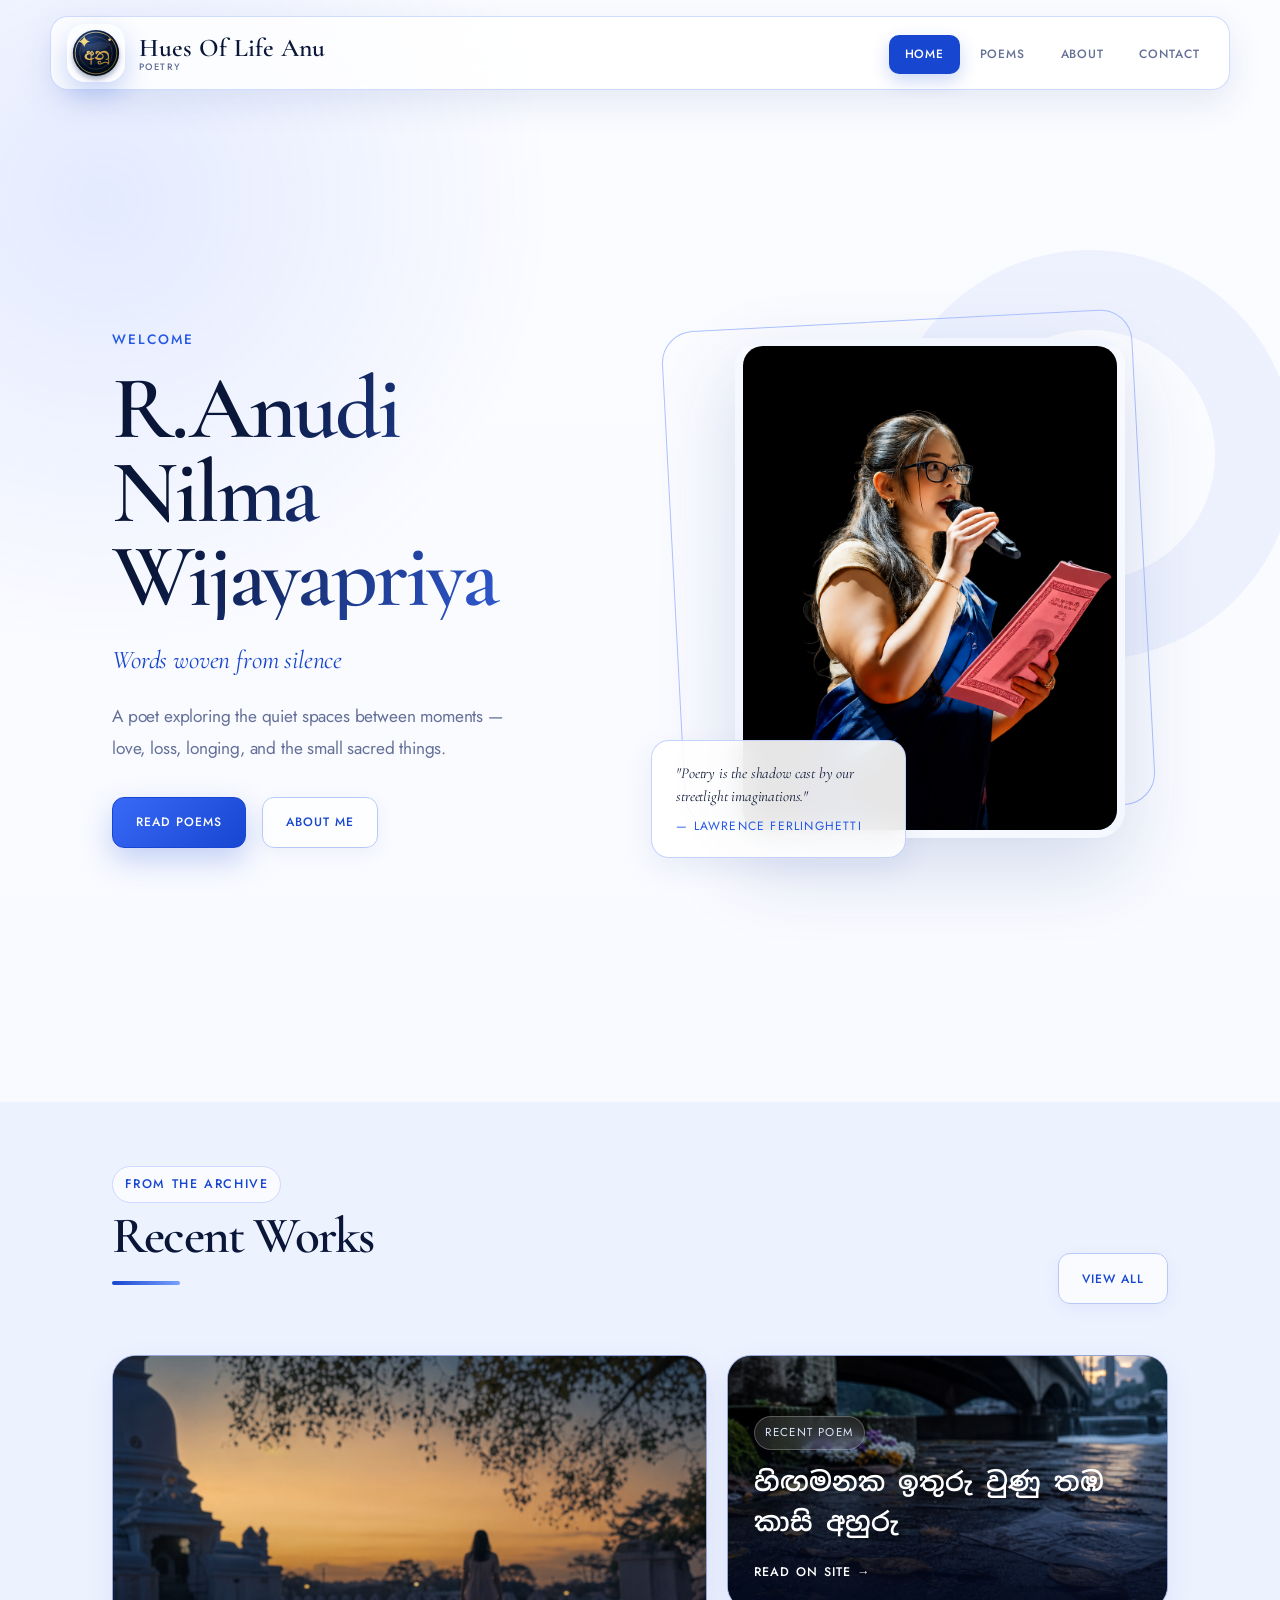
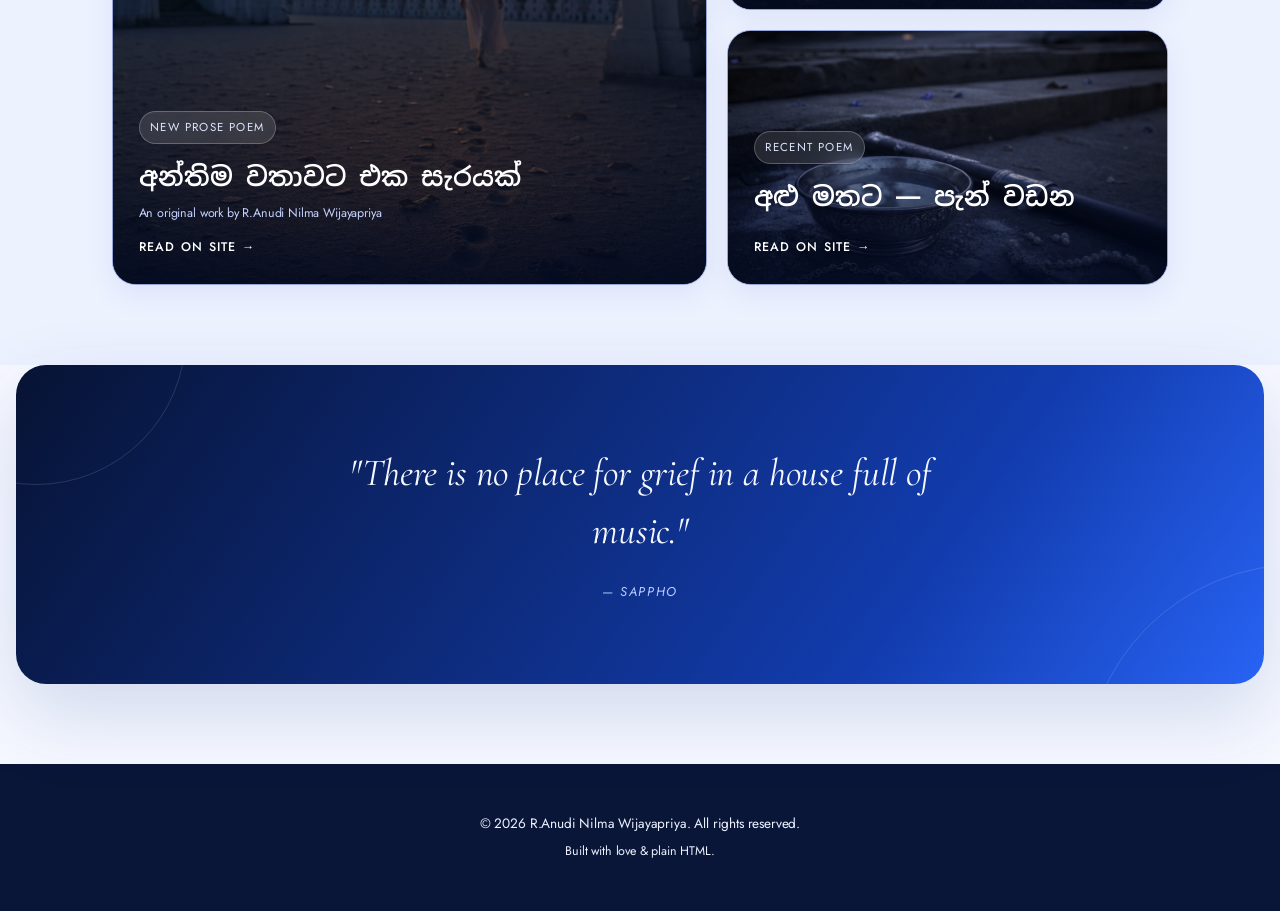
<file: index.html>
<!DOCTYPE html>
<html lang="en">
<head>
  <meta charset="UTF-8" />
  <meta name="viewport" content="width=device-width, initial-scale=1.0" />
  <title>R.Anudi Nilma Wijayapriya — Poetry & Words</title>
  <link rel="preconnect" href="https://fonts.googleapis.com" />
  <link href="https://fonts.googleapis.com/css2?family=Cormorant+Garamond:ital,wght@0,400;0,600;1,400&family=Jost:wght@300;400;500&family=Noto+Sans+Sinhala:wght@400;500;600;700&display=swap" rel="stylesheet" />
  <link rel="stylesheet" href="css/style.css" />
  
  <style>
    /* ── Hero ── */
    .hero {
      min-height: calc(92vh - var(--nav-h));
      display: grid;
      grid-template-columns: 1fr 1fr;
      align-items: center;
      gap: 4rem;
      padding: 4rem 0;
    }

    .hero-text .greeting {
      font-size: 0.85rem;
      letter-spacing: 0.15em;
      text-transform: uppercase;
      color: var(--accent);
    }

    .hero-text h1 {
      margin: 0.4rem 0 0.2rem;
    }

    .hero-text .tagline {
      font-family: var(--font-serif);
      font-style: italic;
      font-size: 1.2rem;
      color: var(--brown-light);
      margin-bottom: 1.5rem;
    }

    .hero-text p {
      font-size: 1rem;
      max-width: 420px;
      margin-bottom: 2rem;
    }

    .hero-ctas { display: flex; gap: 1rem; flex-wrap: wrap; }

    .hero-image-wrap {
      position: relative;
      display: flex;
      justify-content: center;
    }

    .hero-photo {
      width: 340px;
      height: 440px;
      object-fit: cover;
      border: 1px solid var(--border);
    }

    .hero-quote-card {
      position: absolute;
      bottom: -1.5rem;
      left: -1.5rem;
      background: var(--white);
      border: 1px solid var(--border);
      padding: 1rem 1.2rem;
      max-width: 220px;
    }

    .hero-quote-card p {
      font-family: var(--font-serif);
      font-style: italic;
      font-size: 0.95rem;
      color: var(--ink);
      line-height: 1.5;
    }

    .hero-quote-card span {
      display: block;
      font-size: 0.75rem;
      letter-spacing: 0.1em;
      text-transform: uppercase;
      color: var(--accent);
      margin-top: 0.5rem;
    }

    /* ── Featured Poems ── */
    .featured-header {
      display: flex;
      justify-content: space-between;
      align-items: flex-end;
      margin-bottom: 2.5rem;
    }

    .poems-grid {
      display: grid;
      grid-template-columns: 1.35fr 1fr;
      grid-template-rows: repeat(2, 255px);
      gap: 1.25rem;
      background: transparent;
      border: 0;
    }

    .poem-card {
      position: relative;
      min-height: 0;
      padding: 0 !important;
      border: 1px solid rgba(185, 202, 255, .8);
      border-radius: 24px;
      background: var(--navy) !important;
      box-shadow: var(--shadow-sm);
      cursor: pointer;
      overflow: hidden;
      isolation: isolate;
      transition: transform .3s ease, box-shadow .3s ease;
    }
    .poem-card:first-child { grid-row: 1 / 3; }
    .poem-card:hover { background: var(--navy) !important; transform: translateY(-6px); box-shadow: var(--shadow-lg); }
    .poem-card::after { content:""; position:absolute; inset:25% 0 0; z-index:1; background:linear-gradient(transparent,rgba(3,10,31,.94)); }
    .poem-card img { position:absolute; inset:0; width:100%; height:100%; object-fit:cover; transition:transform .55s ease, filter .35s ease; }
    .poem-card:hover img { transform:scale(1.04); filter:brightness(.9); }
    .poem-card-content { position:absolute; left:0; right:0; bottom:0; z-index:2; padding:1.6rem; }

    .poem-card .tag {
      display: inline-flex;
      width: max-content;
      padding: .38rem .65rem;
      border: 1px solid rgba(255,255,255,.24);
      border-radius: 999px;
      background: rgba(255,255,255,.12);
      backdrop-filter: blur(8px);
      font-size: 0.72rem;
      letter-spacing: 0.12em;
      text-transform: uppercase;
      color: #dce6ff;
      margin-bottom: 0.8rem;
    }

    .poem-card h3 {
      max-width: 540px;
      margin-bottom: .45rem;
      color: white;
      font-family: 'Noto Sans Sinhala', sans-serif;
      font-size: clamp(1.25rem, 2.3vw, 2rem);
      line-height: 1.5;
      letter-spacing: 0;
    }

    .poem-card .excerpt {
      font-family: var(--font-sans);
      font-style: normal;
      font-size: .78rem;
      color: #c5d3ff;
      line-height: 1.6;
    }

    .poem-card .read-link {
      display: inline-block;
      position: static;
      bottom: auto;
      margin-top: .8rem;
      font-size: 0.78rem;
      letter-spacing: 0.1em;
      text-transform: uppercase;
      color: white;
      border-bottom: 1px solid transparent;
      transition: border-color 0.2s;
    }
    .poem-card:hover .read-link { border-color: #9db6ff; }

    /* ── Quote Banner ── */
    .quote-banner {
      background: var(--brown-dark);
      padding: 5rem 2rem;
      text-align: center;
    }

    .quote-banner blockquote {
      font-family: var(--font-serif);
      font-style: italic;
      font-size: clamp(1.4rem, 3vw, 2rem);
      color: var(--cream);
      max-width: 640px;
      margin: 0 auto 1rem;
      line-height: 1.5;
    }

    .quote-banner cite {
      font-size: 0.8rem;
      letter-spacing: 0.12em;
      text-transform: uppercase;
      color: var(--brown-light);
    }

    /* ── Responsive ── */
    @media (max-width: 700px) {
      .hero {
        grid-template-columns: 1fr;
        min-height: auto;
        gap: 3rem;
      }
      .hero-image-wrap { order: -1; }
      .hero-photo { width: 100%; height: 320px; }
      .hero-quote-card { display: none; }
      .featured-header { flex-direction: column; align-items: flex-start; gap: 1rem; }
      .poems-grid { grid-template-columns: 1fr; grid-template-rows: none; }
      .poem-card, .poem-card:first-child { grid-row: auto; min-height: 390px; }
    }

  </style>
  
</head>
<body>

  <!-- NAV -->
  <nav>
    <a href="index.html" class="nav-logo" aria-label="Anuu home">
      <img src="images/logo-anu.svg" alt="" class="nav-logo-image" />
      <span class="nav-logo-text">
        <span class="nav-logo-name">Hues Of Life Anu</span>
        <span class="nav-logo-subtitle">Poetry</span>
      </span>
    </a>
    <ul class="nav-links" id="navLinks">
      <li><a href="index.html" class="active">Home</a></li>
      <li><a href="poems.html">Poems</a></li>
      <li><a href="about.html">About</a></li>
      <li><a href="contact.html">Contact</a></li>
    </ul>
    <button class="nav-toggle" id="navToggle" aria-label="Toggle menu">
      <span></span><span></span><span></span>
    </button>
  </nav>

  <!-- HERO -->
  <section class="section">
    <div class="container">
      <div class="hero">
        <div class="hero-text">
          <p class="greeting">Welcome</p>
          <h1>R.Anudi Nilma Wijayapriya</h1>
          <p class="tagline">Words woven from silence</p>
          <p>A poet exploring the quiet spaces between moments — love, loss, longing, and the small sacred things.</p>
          <div class="hero-ctas">
            <a href="poems.html" class="btn btn-solid">Read Poems</a>
            <a href="about.html" class="btn">About Me</a>
          </div>
        </div>

        <div class="hero-image-wrap">
          <!-- Replace src with actual photo -->
          <img src="images/poet-photo.png" alt="Portrait of R.Anudi Nilma Wijayapriya" class="hero-photo"
               onerror="this.style.background='#D4C4A8'; this.removeAttribute('src')" />
          <div class="hero-quote-card">
            <p>"Poetry is the shadow cast by our streetlight imaginations."</p>
            <span>— Lawrence Ferlinghetti</span>
          </div>
        </div>
      </div>
    </div>
  </section>

  <!-- RECENT WORKS -->
  <section class="section" style="background: var(--cream-dark); padding-top: 4rem; padding-bottom: 5rem;">
    <div class="container">
      <div class="featured-header">
        <div>
          <p class="section-label">From the archive</p>
          <h2>Recent Works</h2>
          <div class="divider"></div>
        </div>
        <a href="poems.html" class="btn">View All</a>
      </div>

      <div class="poems-grid">
        <a href="poems.html#anthima-wathawata" class="poem-card">
          <img src="images/poems/anthima-wathawata-art.png" alt="අන්තිම වතාවට එක සැරයක් නිර්මාණය සඳහා නිර්මාණය කළ බෝ මළුවක දෘශ්‍යය" loading="lazy" />
          <div class="poem-card-content">
            <p class="tag">New prose poem</p>
            <h3 lang="si">අන්තිම වතාවට එක සැරයක්</h3>
            <p class="excerpt">An original work by R.Anudi Nilma Wijayapriya</p>
            <span class="read-link">Read on site →</span>
          </div>
        </a>
        <a href="poems.html#higamanaka-kasi" class="poem-card">
          <img src="images/poems/higamanaka-kasi-art.png" alt="හිඟමනක ඉතුරු වුණු තඹ කාසි අහුරු කවිය සඳහා නිර්මාණය කළ දෘශ්‍යය" loading="lazy" />
          <div class="poem-card-content">
            <p class="tag">Recent poem</p>
            <h3 lang="si">හිඟමනක ඉතුරු වුණු තඹ කාසි අහුරු</h3>
            <span class="read-link">Read on site →</span>
          </div>
        </a>
        <a href="poems.html#alu-mathata" class="poem-card">
          <img src="images/poems/alu-mathata-art.png" alt="අළු මතට පැන් වඩන කවිය සඳහා නිර්මාණය කළ දෘශ්‍යය" loading="lazy" />
          <div class="poem-card-content">
            <p class="tag">Recent poem</p>
            <h3 lang="si">අළු මතට — පැන් වඩන</h3>
            <span class="read-link">Read on site →</span>
          </div>
        </a>
      </div>
    </div>
  </section>

  <!-- QUOTE BANNER -->
  <div class="quote-banner">
    <blockquote>"There is no place for grief in a house full of music."</blockquote>
    <cite>— Sappho</cite>
  </div>

  <!-- FOOTER -->
  <footer>
    <p>© 2026 R.Anudi Nilma Wijayapriya. All rights reserved.</p>
    <p style="margin-top:0.4rem; font-size:0.78rem;">Built with love & plain HTML.</p>
  </footer>

  <script>
    const toggle = document.getElementById('navToggle');
    const links  = document.getElementById('navLinks');
    toggle.addEventListener('click', () => links.classList.toggle('open'));
  </script>
</body>
</html>
</file>
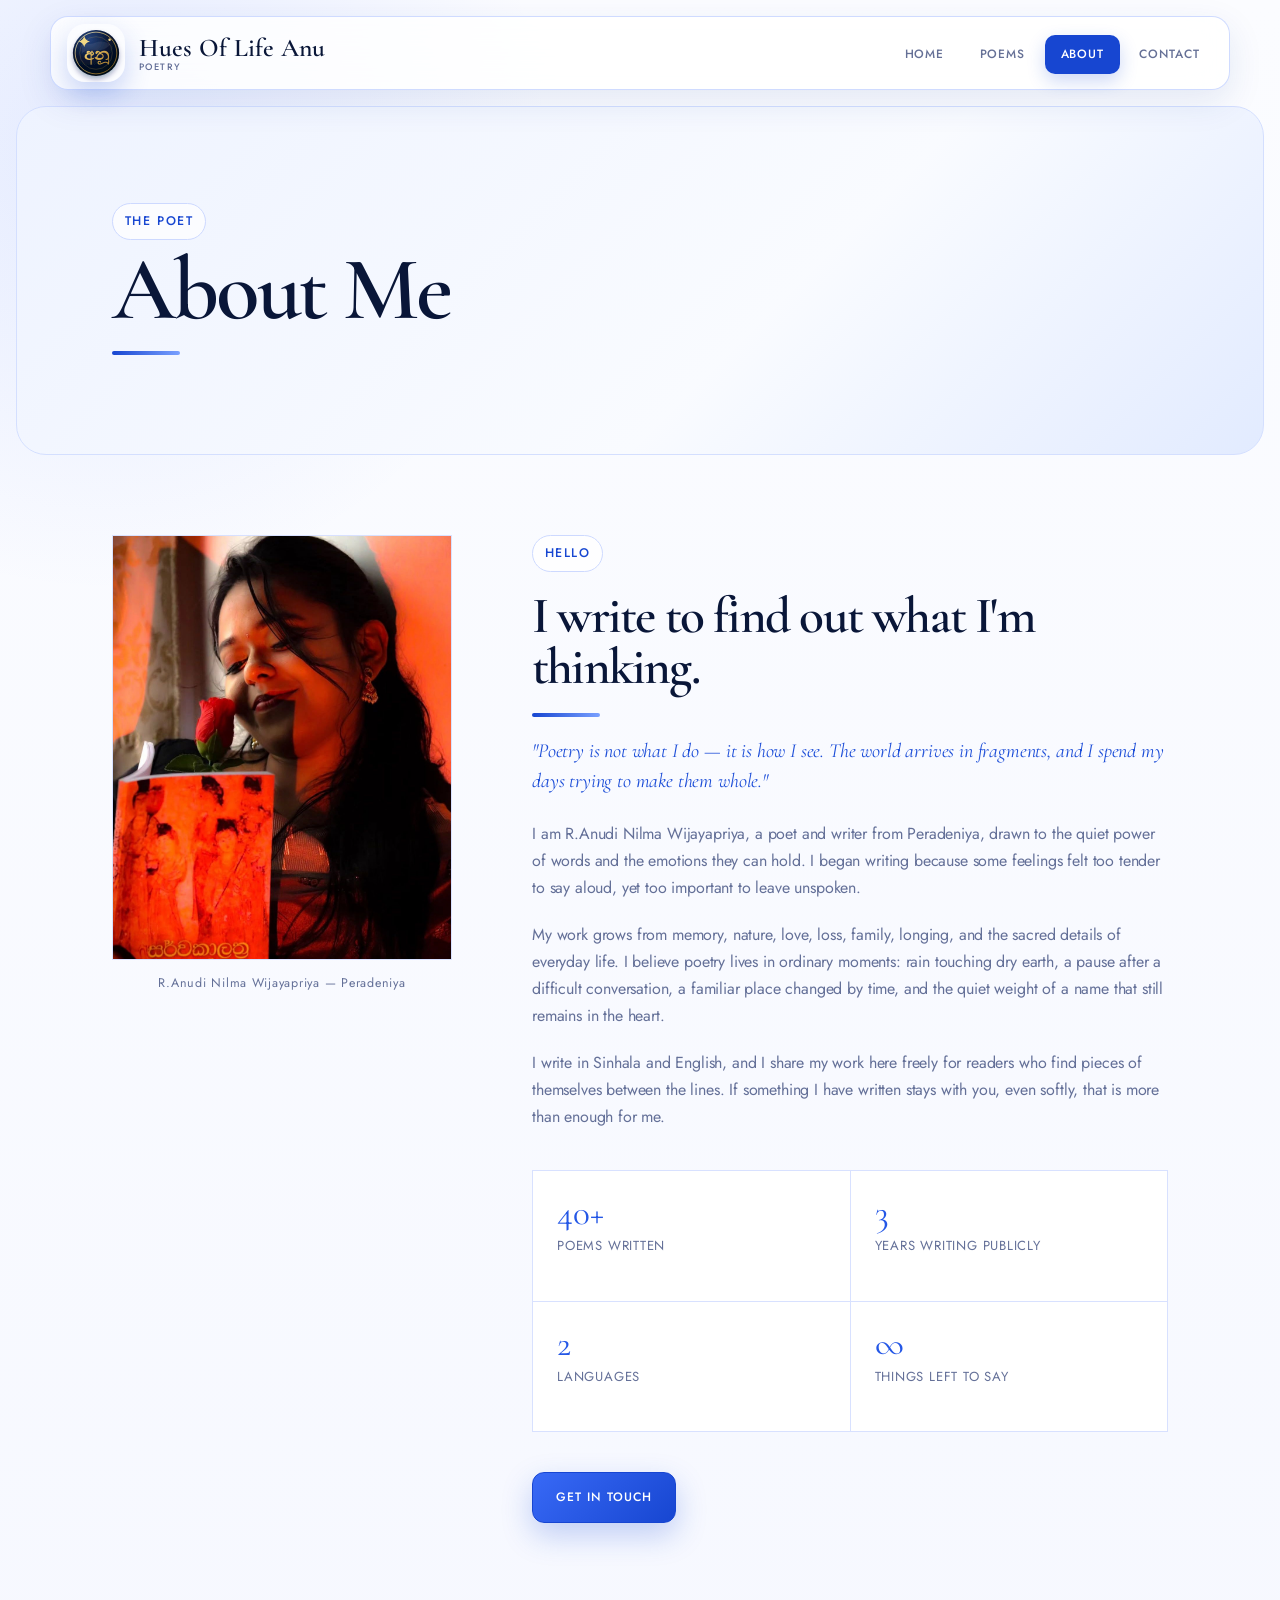
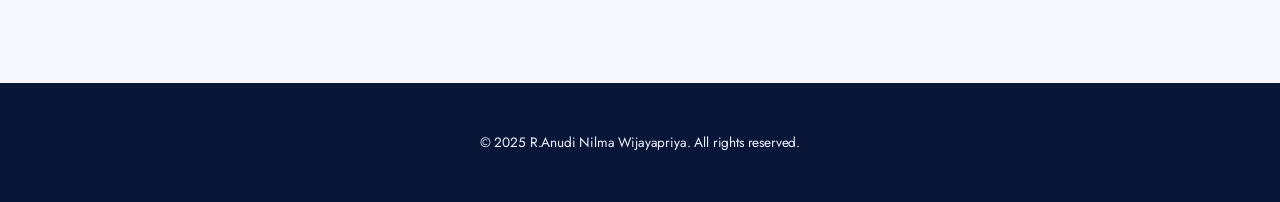
<file: about.html>
<!DOCTYPE html>
<html lang="en">
<head>
  <meta charset="UTF-8" />
  <meta name="viewport" content="width=device-width, initial-scale=1.0" />
  <title>About — R.Anudi Nilma Wijayapriya</title>
  <link rel="preconnect" href="https://fonts.googleapis.com" />
  <link href="https://fonts.googleapis.com/css2?family=Cormorant+Garamond:ital,wght@0,400;0,600;1,400&family=Jost:wght@300;400;500&family=Noto+Sans+Sinhala:wght@400;500;600;700&display=swap" rel="stylesheet" />
  <link rel="stylesheet" href="css/style.css" />
  <style>
    .page-hero {
      padding: 5rem 0 3.5rem;
      background: var(--cream-dark);
      border-bottom: 1px solid var(--border);
    }

    .about-grid {
      display: grid;
      grid-template-columns: 340px 1fr;
      gap: 5rem;
      align-items: start;
      padding: 5rem 0;
    }

    .about-photo-wrap { position: sticky; top: calc(var(--nav-h) + 2rem); }

    .about-photo {
      width: 100%;
      aspect-ratio: 4/5;
      object-fit: cover;
      border: 1px solid var(--border);
    }

    .about-photo-placeholder {
      width: 100%;
      aspect-ratio: 4/5;
      background: var(--cream-dark);
      border: 1px solid var(--border);
      display: flex;
      align-items: center;
      justify-content: center;
      color: var(--muted);
      font-size: 0.85rem;
      letter-spacing: 0.05em;
    }

    .about-caption {
      font-size: 0.78rem;
      letter-spacing: 0.06em;
      color: var(--muted);
      margin-top: 0.8rem;
      text-align: center;
    }

    .about-body h2 { margin-bottom: 0.5rem; }
    .about-body p  { margin-bottom: 1.2rem; }

    .about-body p.big {
      font-family: var(--font-serif);
      font-style: italic;
      font-size: 1.25rem;
      color: var(--brown);
      line-height: 1.5;
      margin-bottom: 1.5rem;
    }

    .highlights {
      display: grid;
      grid-template-columns: 1fr 1fr;
      gap: 1px;
      background: var(--border);
      border: 1px solid var(--border);
      margin: 2.5rem 0;
    }

    .highlight-item {
      background: var(--white);
      padding: 1.5rem;
    }

    .highlight-item .num {
      font-family: var(--font-serif);
      font-size: 2.2rem;
      color: var(--accent);
      line-height: 1;
    }

    .highlight-item p {
      font-size: 0.82rem;
      letter-spacing: 0.06em;
      text-transform: uppercase;
      color: var(--muted);
      margin-top: 0.3rem;
    }

    @media (max-width: 760px) {
      .about-grid {
        grid-template-columns: 1fr;
        gap: 2.5rem;
        padding: 3rem 0;
      }
      .about-photo-wrap { position: static; }
      .about-photo { max-width: 260px; }
      .highlights { grid-template-columns: 1fr 1fr; }
    }
  </style>
</head>
<body>

  <nav>
    <a href="index.html" class="nav-logo" aria-label="Anuu home">
      <img src="images/logo-anu.svg" alt="" class="nav-logo-image" />
      <span class="nav-logo-text">
        <span class="nav-logo-name">Hues Of Life Anu</span>
        <span class="nav-logo-subtitle">Poetry</span>
      </span>
    </a>
    <ul class="nav-links" id="navLinks">
      <li><a href="index.html">Home</a></li>
      <li><a href="poems.html">Poems</a></li>
      <li><a href="about.html" class="active">About</a></li>
      <li><a href="contact.html">Contact</a></li>
    </ul>
    <button class="nav-toggle" id="navToggle" aria-label="Toggle menu">
      <span></span><span></span><span></span>
    </button>
  </nav>

  <div class="page-hero">
    <div class="container">
      <p class="section-label">The Poet</p>
      <h1>About Me</h1>
      <div class="divider"></div>
    </div>
  </div>

  <section>
    <div class="container">
      <div class="about-grid">

        <!-- Photo column -->
        <div class="about-photo-wrap">
          <img src="images/info-image.jpeg" alt="R.Anudi Nilma Wijayapriya in Peradeniya" class="about-photo"
               onerror="this.outerHTML='<div class=\'about-photo-placeholder\'>Photo</div>'" />
          <p class="about-caption">R.Anudi Nilma Wijayapriya — Peradeniya</p>
        </div>

        <!-- Text column -->
        <div class="about-body">
          <p class="section-label">Hello</p>
          <h2>I write to find out what I'm thinking.</h2>
          <div class="divider"></div>

          <p class="big">
            "Poetry is not what I do — it is how I see. The world arrives in fragments, and I spend my days trying to make them whole."
          </p>

          <p>
            I am R.Anudi Nilma Wijayapriya, a poet and writer from Peradeniya, drawn to the quiet power of words and the emotions they can hold. I began writing because some feelings felt too tender to say aloud, yet too important to leave unspoken.
          </p>

          <p>
            My work grows from memory, nature, love, loss, family, longing, and the sacred details of everyday life. I believe poetry lives in ordinary moments: rain touching dry earth, a pause after a difficult conversation, a familiar place changed by time, and the quiet weight of a name that still remains in the heart.
          </p>

          <p>
            I write in Sinhala and English, and I share my work here freely for readers who find pieces of themselves between the lines. If something I have written stays with you, even softly, that is more than enough for me.
          </p>

          <div class="highlights">
            <div class="highlight-item">
              <div class="num">40+</div>
              <p>Poems written</p>
            </div>
            <div class="highlight-item">
              <div class="num">3</div>
              <p>Years writing publicly</p>
            </div>
            <div class="highlight-item">
              <div class="num">2</div>
              <p>Languages</p>
            </div>
            <div class="highlight-item">
              <div class="num">∞</div>
              <p>Things left to say</p>
            </div>
          </div>

          <a href="contact.html" class="btn btn-solid">Get in Touch</a>
        </div>
      </div>
    </div>
  </section>

  <footer>
    <p>© 2025 R.Anudi Nilma Wijayapriya. All rights reserved.</p>
  </footer>

  <script>
    const toggle = document.getElementById('navToggle');
    const links  = document.getElementById('navLinks');
    toggle.addEventListener('click', () => links.classList.toggle('open'));
  </script>
</body>
</html>
</file>
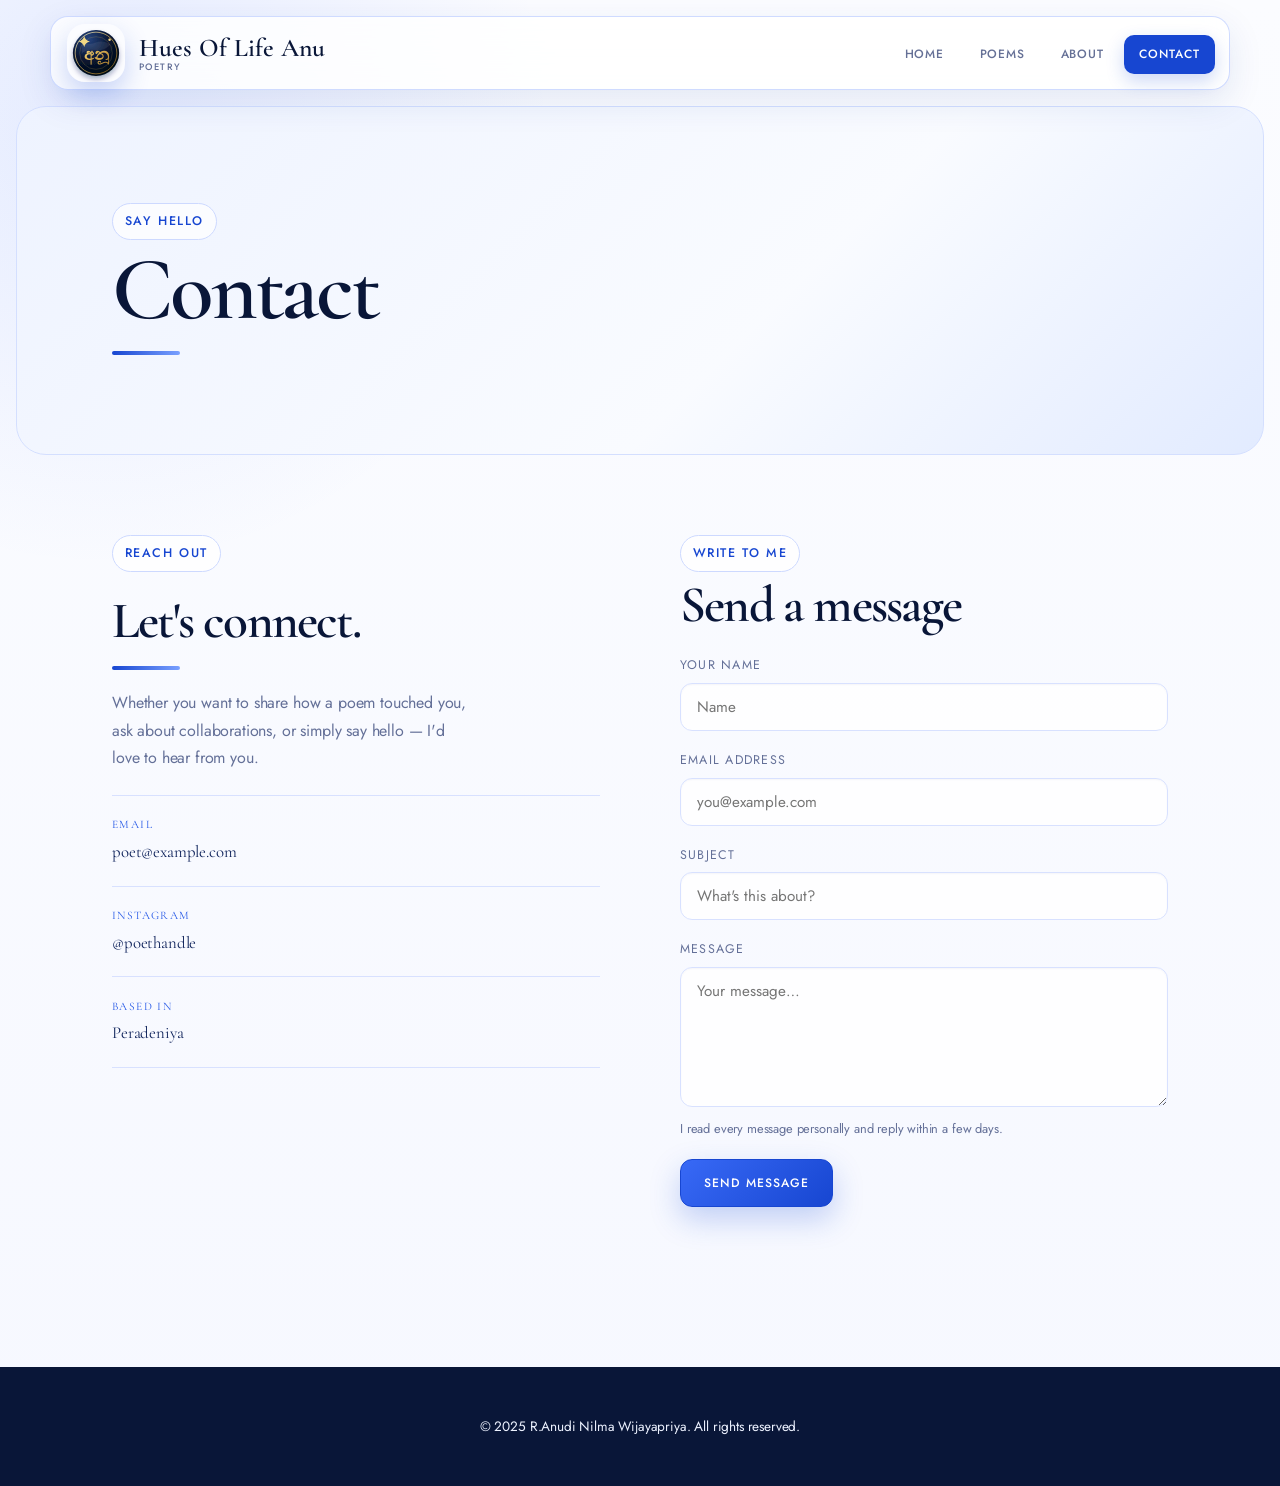
<file: contact.html>
<!DOCTYPE html>
<html lang="en">
<head>
  <meta charset="UTF-8" />
  <meta name="viewport" content="width=device-width, initial-scale=1.0" />
  <title>Contact — R.Anudi Nilma Wijayapriya</title>
  <link rel="preconnect" href="https://fonts.googleapis.com" />
  <link href="https://fonts.googleapis.com/css2?family=Cormorant+Garamond:ital,wght@0,400;0,600;1,400&family=Jost:wght@300;400;500&family=Noto+Sans+Sinhala:wght@400;500;600;700&display=swap" rel="stylesheet" />
  <link rel="stylesheet" href="css/style.css" />
  <style>
    .page-hero {
      padding: 5rem 0 3.5rem;
      background: var(--cream-dark);
      border-bottom: 1px solid var(--border);
    }

    .contact-grid {
      display: grid;
      grid-template-columns: 1fr 1fr;
      gap: 5rem;
      padding: 5rem 0;
      align-items: start;
    }

    .contact-info h2 { margin-bottom: 0.5rem; }
    .contact-info p  { margin-bottom: 1.5rem; max-width: 360px; }

    .contact-item {
      display: flex;
      flex-direction: column;
      gap: 0.2rem;
      padding: 1.2rem 0;
      border-top: 1px solid var(--border);
    }
    .contact-item:last-child { border-bottom: 1px solid var(--border); }

    .contact-item .label {
      font-size: 0.72rem;
      letter-spacing: 0.12em;
      text-transform: uppercase;
      color: var(--accent);
    }

    .contact-item a,
    .contact-item span {
      font-family: var(--font-serif);
      font-size: 1.05rem;
      color: var(--brown-dark);
    }
    .contact-item a:hover { color: var(--accent); text-decoration: underline; }

    /* Form */
    .contact-form { display: flex; flex-direction: column; gap: 1.2rem; }

    .form-group { display: flex; flex-direction: column; gap: 0.4rem; }

    .form-group label {
      font-size: 0.78rem;
      letter-spacing: 0.1em;
      text-transform: uppercase;
      color: var(--muted);
    }

    .form-group input,
    .form-group textarea,
    .form-group select {
      width: 100%;
      padding: 0.75rem 1rem;
      border: 1px solid var(--border);
      background: var(--white);
      color: var(--ink);
      font-family: var(--font-sans);
      font-size: 0.95rem;
      outline: none;
      transition: border-color 0.2s;
    }
    .form-group input:focus,
    .form-group textarea:focus {
      border-color: var(--brown-light);
    }

    .form-group textarea { resize: vertical; min-height: 140px; }

    .form-note {
      font-size: 0.8rem;
      color: var(--muted);
      margin-top: -0.5rem;
    }

    #formSuccess {
      display: none;
      padding: 1.2rem;
      background: #f0ebe2;
      border: 1px solid var(--border);
      font-family: var(--font-serif);
      font-style: italic;
      color: var(--brown);
    }

    @media (max-width: 700px) {
      .contact-grid {
        grid-template-columns: 1fr;
        gap: 3rem;
        padding: 3rem 0;
      }
    }
  </style>
</head>
<body>

  <nav>
    <a href="index.html" class="nav-logo" aria-label="Anuu home">
      <img src="images/logo-anu.svg" alt="" class="nav-logo-image" />
      <span class="nav-logo-text">
        <span class="nav-logo-name">Hues Of Life Anu</span>
        <span class="nav-logo-subtitle">Poetry</span>
      </span>
    </a>
    <ul class="nav-links" id="navLinks">
      <li><a href="index.html">Home</a></li>
      <li><a href="poems.html">Poems</a></li>
      <li><a href="about.html">About</a></li>
      <li><a href="contact.html" class="active">Contact</a></li>
    </ul>
    <button class="nav-toggle" id="navToggle" aria-label="Toggle menu">
      <span></span><span></span><span></span>
    </button>
  </nav>

  <div class="page-hero">
    <div class="container">
      <p class="section-label">Say Hello</p>
      <h1>Contact</h1>
      <div class="divider"></div>
    </div>
  </div>

  <section>
    <div class="container">
      <div class="contact-grid">

        <!-- Info -->
        <div class="contact-info">
          <p class="section-label">Reach Out</p>
          <h2>Let's connect.</h2>
          <div class="divider"></div>
          <p>
            Whether you want to share how a poem touched you, ask about collaborations, or simply say hello — I'd love to hear from you.
          </p>

          <div class="contact-item">
            <span class="label">Email</span>
            <!-- Replace with actual email -->
            <a href="mailto:poet@example.com">poet@example.com</a>
          </div>

          <div class="contact-item">
            <span class="label">Instagram</span>
            <a href="https://instagram.com/poethandle" target="_blank">@poethandle</a>
          </div>

          <div class="contact-item">
            <span class="label">Based in</span>
            <span>Peradeniya</span>
          </div>
        </div>

        <!-- Form (uses Formspree — free, no backend needed) -->
        <div>
          <p class="section-label">Write to me</p>
          <h2 style="margin-bottom:1.5rem;">Send a message</h2>

          <!--
            HOW TO ACTIVATE THIS FORM (free):
            1. Go to https://formspree.io and create a free account
            2. Create a new form — you'll get a form ID like "xpzgwkqr"
            3. Replace YOUR_FORM_ID below with your actual ID
            4. That's it — submissions go straight to your email!
          -->
          <form class="contact-form" id="contactForm"
                action="https://formspree.io/f/YOUR_FORM_ID"
                method="POST">

            <div class="form-group">
              <label for="name">Your Name</label>
              <input type="text" id="name" name="name" placeholder="Name" required />
            </div>

            <div class="form-group">
              <label for="email">Email Address</label>
              <input type="email" id="email" name="email" placeholder="you@example.com" required />
            </div>

            <div class="form-group">
              <label for="subject">Subject</label>
              <input type="text" id="subject" name="subject" placeholder="What's this about?" />
            </div>

            <div class="form-group">
              <label for="message">Message</label>
              <textarea id="message" name="message" placeholder="Your message…" required></textarea>
            </div>

            <p class="form-note">I read every message personally and reply within a few days.</p>

            <button type="submit" class="btn btn-solid" style="align-self: flex-start;">Send Message</button>
          </form>

          <div id="formSuccess">
            Thank you for writing. I'll be in touch soon.
          </div>
        </div>
      </div>
    </div>
  </section>

  <footer>
    <p>© 2025 R.Anudi Nilma Wijayapriya. All rights reserved.</p>
  </footer>

  <script>
    const toggle = document.getElementById('navToggle');
    const links  = document.getElementById('navLinks');
    toggle.addEventListener('click', () => links.classList.toggle('open'));

    const form = document.getElementById('contactForm');
    const success = document.getElementById('formSuccess');
    form.addEventListener('submit', async (e) => {
      e.preventDefault();
      const data = new FormData(form);
      const res  = await fetch(form.action, { method: 'POST', body: data, headers: { 'Accept': 'application/json' } });
      if (res.ok) {
        form.style.display = 'none';
        success.style.display = 'block';
      }
    });
  </script>
</body>
</html>
</file>
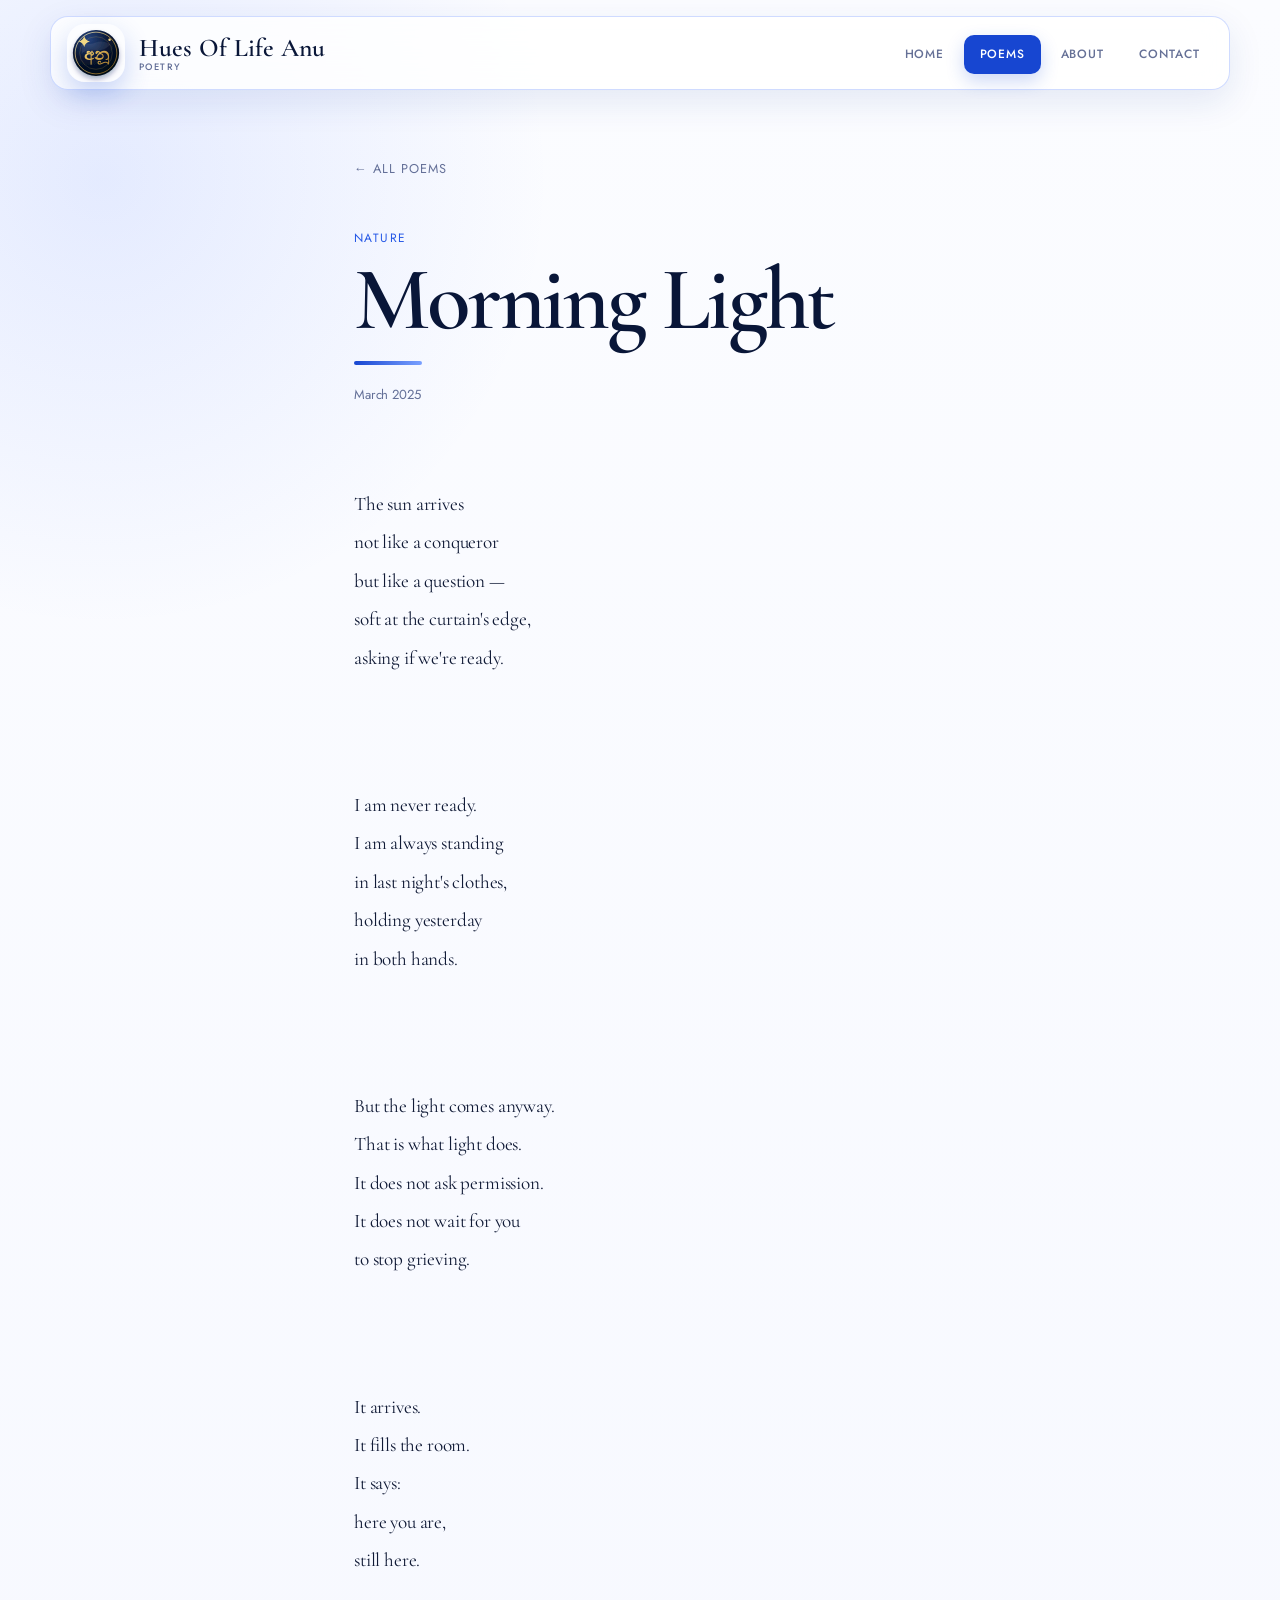
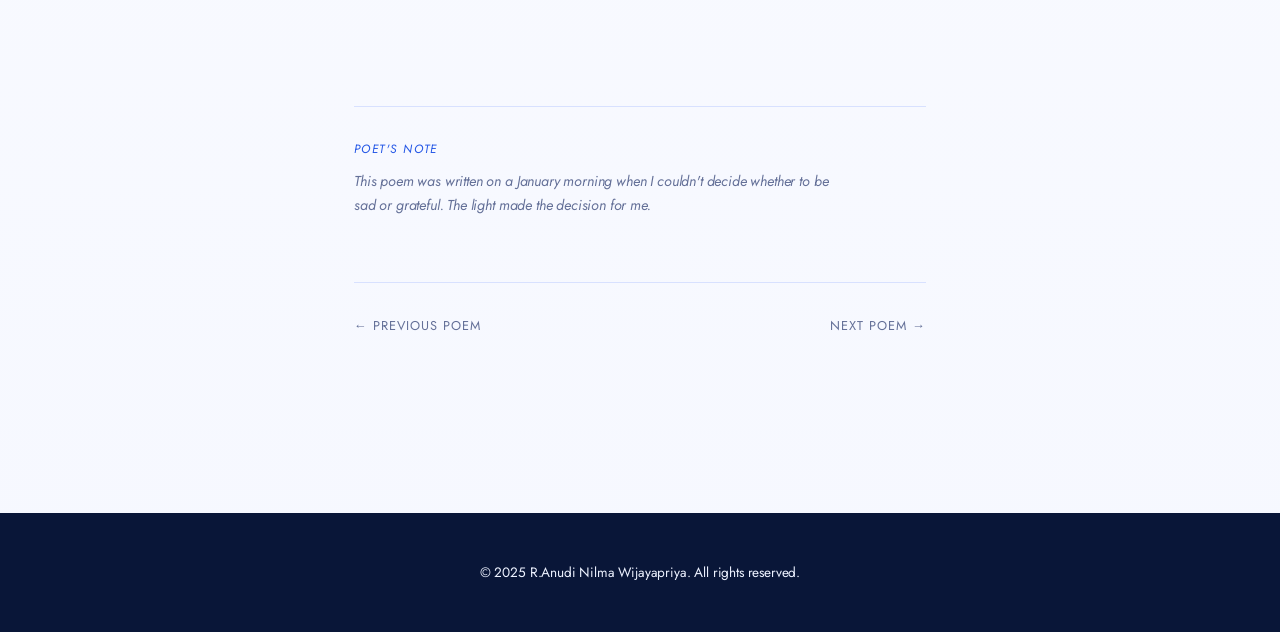
<file: poems/morning-light.html>
<!DOCTYPE html>
<html lang="en">
<head>
  <meta charset="UTF-8" />
  <meta name="viewport" content="width=device-width, initial-scale=1.0" />
  <title>Morning Light — R.Anudi Nilma Wijayapriya</title>
  <link rel="preconnect" href="https://fonts.googleapis.com" />
  <link href="https://fonts.googleapis.com/css2?family=Cormorant+Garamond:ital,wght@0,400;0,600;1,400&family=Jost:wght@300;400;500&family=Noto+Sans+Sinhala:wght@400;500;600;700&display=swap" rel="stylesheet" />
  <link rel="stylesheet" href="../css/style.css" />
  <style>
    .poem-page { max-width: 620px; margin: 0 auto; padding: 5rem 1.5rem 6rem; }

    .back-link {
      display: inline-flex;
      align-items: center;
      gap: 0.4rem;
      font-size: 0.8rem;
      letter-spacing: 0.08em;
      text-transform: uppercase;
      color: var(--muted);
      margin-bottom: 3rem;
      transition: color 0.2s;
    }
    .back-link:hover { color: var(--accent); }

    .poem-meta { margin-bottom: 2.5rem; }
    .poem-meta .tag {
      font-size: 0.75rem;
      letter-spacing: 0.12em;
      text-transform: uppercase;
      color: var(--accent);
      margin-bottom: 0.6rem;
    }
    .poem-meta h1 { margin-bottom: 0.5rem; }
    .poem-meta .date {
      font-size: 0.82rem;
      color: var(--muted);
    }

    .poem-body {
      font-family: var(--font-serif);
      font-size: 1.2rem;
      line-height: 2;
      color: var(--ink);
      white-space: pre-line;
    }

    .poem-body .stanza { margin-bottom: 2rem; display: block; }

    .poem-note {
      margin-top: 3.5rem;
      padding-top: 2rem;
      border-top: 1px solid var(--border);
    }
    .poem-note .note-label {
      font-size: 0.75rem;
      letter-spacing: 0.12em;
      text-transform: uppercase;
      color: var(--accent);
      margin-bottom: 0.6rem;
    }
    .poem-note p {
      font-size: 0.9rem;
      font-style: italic;
      max-width: 480px;
    }

    .poem-nav {
      display: flex;
      justify-content: space-between;
      margin-top: 4rem;
      padding-top: 2rem;
      border-top: 1px solid var(--border);
      gap: 1rem;
    }
    .poem-nav a {
      font-size: 0.8rem;
      letter-spacing: 0.08em;
      text-transform: uppercase;
      color: var(--muted);
      transition: color 0.2s;
    }
    .poem-nav a:hover { color: var(--accent); }
  </style>
</head>
<body>

  <nav>
    <a href="../index.html" class="nav-logo" aria-label="Anuu home">
      <img src="../images/logo-anu.svg" alt="" class="nav-logo-image" />
      <span class="nav-logo-text">
        <span class="nav-logo-name">Hues Of Life Anu</span>
        <span class="nav-logo-subtitle">Poetry</span>
      </span>
    </a>
    <ul class="nav-links" id="navLinks">
      <li><a href="../index.html">Home</a></li>
      <li><a href="../poems.html" class="active">Poems</a></li>
      <li><a href="../about.html">About</a></li>
      <li><a href="../contact.html">Contact</a></li>
    </ul>
    <button class="nav-toggle" id="navToggle" aria-label="Toggle menu">
      <span></span><span></span><span></span>
    </button>
  </nav>

  <div class="poem-page">

    <a href="../poems.html" class="back-link">← All Poems</a>

    <div class="poem-meta">
      <p class="tag">Nature</p>
      <h1>Morning Light</h1>
      <div class="divider"></div>
      <p class="date">March 2025</p>
    </div>

    <!-- THE POEM — edit freely, use blank lines between stanzas -->
    <div class="poem-body">
<span class="stanza">The sun arrives
not like a conqueror
but like a question —
soft at the curtain's edge,
asking if we're ready.</span>

<span class="stanza">I am never ready.
I am always standing
in last night's clothes,
holding yesterday
in both hands.</span>

<span class="stanza">But the light comes anyway.
That is what light does.
It does not ask permission.
It does not wait for you
to stop grieving.</span>

<span class="stanza">It arrives.
It fills the room.
It says:
here you are,
still here.</span>
    </div>

    <!-- OPTIONAL: poet's note about the poem -->
    <div class="poem-note">
      <p class="note-label">Poet's Note</p>
      <p>This poem was written on a January morning when I couldn't decide whether to be sad or grateful. The light made the decision for me.</p>
    </div>

    <!-- Prev / Next navigation -->
    <div class="poem-nav">
      <a href="#">← Previous Poem</a>
      <a href="#">Next Poem →</a>
    </div>

  </div>

  <footer>
    <p>© 2025 R.Anudi Nilma Wijayapriya. All rights reserved.</p>
  </footer>

  <script>
    const toggle = document.getElementById('navToggle');
    const links  = document.getElementById('navLinks');
    toggle.addEventListener('click', () => links.classList.toggle('open'));
  </script>
</body>
</html>
</file>
<file: css/style.css>
/* ── Reset & Base ── */
*, *::before, *::after { box-sizing: border-box; margin: 0; padding: 0; }

:root {
  --cream:      #F5F0E8;
  --cream-dark: #EDE6D6;
  --brown:      #6B4C2A;
  --brown-light:#9B7A52;
  --brown-dark: #3E2A14;
  --ink:        #2C1F0E;
  --muted:      #8C7A65;
  --accent:     #A0522D;
  --white:      #FDFAF5;
  --border:     #D4C4A8;

  --font-serif: 'Cormorant Garamond', Georgia, serif;
  --font-sans:  'Jost', sans-serif;

  --max-w: 860px;
  --nav-h: 72px;
}

html { scroll-behavior: smooth; }

body {
  background: var(--cream);
  color: var(--ink);
  font-family: var(--font-sans);
  font-size: 16px;
  line-height: 1.7;
  min-height: 100vh;
}

img { max-width: 100%; display: block; }
a  { color: inherit; text-decoration: none; }

/* ── Typography ── */
h1, h2, h3, h4 {
  font-family: var(--font-serif);
  font-weight: 600;
  line-height: 1.2;
  color: var(--brown-dark);
}
h1 { font-size: clamp(2.4rem, 6vw, 4rem); }
h2 { font-size: clamp(1.6rem, 4vw, 2.4rem); }
h3 { font-size: 1.3rem; }

p { color: var(--muted); }

/* ── Nav ── */
nav {
  position: sticky;
  top: 0;
  z-index: 100;
  height: var(--nav-h);
  background: var(--cream);
  border-bottom: 1px solid var(--border);
  display: flex;
  align-items: center;
  justify-content: space-between;
  padding: 0 2rem;
}

.nav-logo {
  font-family: var(--font-serif);
  font-size: 1.4rem;
  font-weight: 600;
  color: var(--brown-dark);
  letter-spacing: 0.02em;
}

.nav-links {
  display: flex;
  gap: 2rem;
  list-style: none;
}

.nav-links a {
  font-size: 0.88rem;
  letter-spacing: 0.08em;
  text-transform: uppercase;
  color: var(--brown-light);
  transition: color 0.2s;
}
.nav-links a:hover,
.nav-links a.active { color: var(--accent); }

.nav-toggle {
  display: none;
  background: none;
  border: none;
  cursor: pointer;
  flex-direction: column;
  gap: 5px;
  padding: 4px;
}
.nav-toggle span {
  display: block;
  width: 24px;
  height: 1.5px;
  background: var(--brown);
  transition: 0.3s;
}

/* ── Container ── */
.container {
  max-width: var(--max-w);
  margin: 0 auto;
  padding: 0 1.5rem;
}

/* ── Buttons ── */
.btn {
  display: inline-block;
  padding: 0.65rem 1.8rem;
  font-family: var(--font-sans);
  font-size: 0.85rem;
  letter-spacing: 0.08em;
  text-transform: uppercase;
  border: 1.5px solid var(--brown);
  color: var(--brown-dark);
  background: transparent;
  cursor: pointer;
  transition: background 0.2s, color 0.2s;
}
.btn:hover {
  background: var(--brown);
  color: var(--white);
}
.btn-solid {
  background: var(--brown);
  color: var(--white);
}
.btn-solid:hover {
  background: var(--brown-dark);
  border-color: var(--brown-dark);
}

/* ── Section spacing ── */
.section { padding: 5rem 0; }
.section-sm { padding: 3rem 0; }

.section-label {
  font-size: 0.78rem;
  letter-spacing: 0.15em;
  text-transform: uppercase;
  color: var(--accent);
  margin-bottom: 0.5rem;
}

/* ── Divider ── */
.divider {
  width: 48px;
  height: 1.5px;
  background: var(--accent);
  margin: 1.2rem 0;
}
.divider-center { margin: 1.2rem auto; }

/* ── Footer ── */
footer {
  background: var(--brown-dark);
  color: var(--cream);
  text-align: center;
  padding: 2.5rem 1.5rem;
  font-size: 0.85rem;
}
footer p { color: var(--cream-dark); }
footer a { color: var(--cream-dark); border-bottom: 1px solid transparent; transition: border-color 0.2s; }
footer a:hover { border-color: var(--cream-dark); }

/* ── Responsive nav ── */
@media (max-width: 640px) {
  .nav-links {
    display: none;
    position: absolute;
    top: var(--nav-h);
    left: 0; right: 0;
    flex-direction: column;
    background: var(--cream);
    border-bottom: 1px solid var(--border);
    padding: 1rem 2rem 1.5rem;
    gap: 1rem;
  }
  .nav-links.open { display: flex; }
  .nav-toggle { display: flex; }
}

/* ── Royal blue contemporary theme ─────────────────────────────── */
:root {
  --cream: #f6f8ff;
  --cream-dark: #edf2ff;
  --brown: #1d4ed8;
  --brown-light: #5b6b91;
  --brown-dark: #10245c;
  --ink: #101a36;
  --muted: #647098;
  --accent: #2457e6;
  --white: #ffffff;
  --border: #d8e1ff;
  --royal: #1746d1;
  --royal-bright: #3869f6;
  --navy: #091638;
  --sky: #e7efff;
  --shadow-sm: 0 10px 30px rgba(22, 64, 170, 0.08);
  --shadow-lg: 0 30px 80px rgba(19, 53, 145, 0.16);
  --radius-sm: 14px;
  --radius: 24px;
  --max-w: 1120px;
  --nav-h: 80px;
}

body {
  background:
    radial-gradient(circle at 8% 8%, rgba(66, 112, 255, 0.12), transparent 28rem),
    linear-gradient(180deg, #fbfcff 0%, var(--cream) 100%);
  letter-spacing: -0.01em;
  overflow-x: hidden;
}

body::before {
  content: "";
  position: fixed;
  inset: 0;
  pointer-events: none;
  opacity: 0.26;
  background-image: radial-gradient(rgba(29, 78, 216, 0.15) 0.65px, transparent 0.65px);
  background-size: 18px 18px;
  mask-image: linear-gradient(to bottom, black, transparent 70%);
  z-index: -1;
}

h1, h2, h3, h4 { color: var(--navy); letter-spacing: -0.035em; }
h1 { font-size: clamp(3.25rem, 7vw, 6.5rem); line-height: 0.94; }
h2 { font-size: clamp(2.25rem, 4vw, 3.75rem); line-height: 1; }
p { color: var(--muted); }

nav {
  width: min(calc(100% - 2rem), 1180px);
  height: 74px;
  top: 16px;
  margin: 0 auto;
  padding: 0 0.85rem 0 1rem;
  border: 1px solid rgba(196, 210, 255, 0.8);
  border-radius: 18px;
  background: rgba(255, 255, 255, 0.82);
  box-shadow: 0 12px 35px rgba(20, 56, 150, 0.1);
  backdrop-filter: blur(18px);
  -webkit-backdrop-filter: blur(18px);
}

.nav-logo {
  display: inline-flex;
  align-items: center;
  gap: 0.85rem;
  color: var(--navy);
  font-size: 1.02rem;
  font-weight: 600;
  letter-spacing: 0.01em;
}

.nav-logo::before {
  content: "✦";
  display: inline-grid;
  place-items: center;
  width: 30px;
  height: 30px;
  margin-right: 0.6rem;
  border-radius: 9px;
  color: white;
  font-family: var(--font-sans);
  font-size: 0.8rem;
  background: linear-gradient(135deg, var(--royal-bright), var(--royal));
  box-shadow: 0 7px 18px rgba(29, 78, 216, 0.3);
}

.nav-logo::before {
  content: none;
  display: none;
}

.nav-logo-image {
  display: block;
  width: 58px;
  height: 58px;
  flex: 0 0 auto;
  object-fit: contain;
  border-radius: 18px;
  box-shadow: 0 11px 26px rgba(29, 78, 216, 0.24);
}

.nav-logo-text {
  display: flex;
  flex-direction: column;
  gap: 0.02rem;
  line-height: 1.05;
}

.nav-logo-name {
  font-family: var(--font-serif);
  font-size: clamp(1.28rem, 2vw, 1.62rem);
  font-weight: 600;
  letter-spacing: 0.01em;
}

.nav-logo-subtitle {
  color: var(--muted);
  font-family: var(--font-sans);
  font-size: 0.58rem;
  font-weight: 500;
  letter-spacing: 0.16em;
  text-transform: uppercase;
}

.nav-links { gap: 0.3rem; }
.nav-links a {
  padding: 0.65rem 0.95rem;
  border-radius: 10px;
  color: #657096;
  font-size: 0.75rem;
  font-weight: 500;
  transition: color .2s ease, background .2s ease, transform .2s ease;
}
.nav-links a:hover { color: var(--royal); background: var(--sky); }
.nav-links a.active { color: white; background: var(--royal); box-shadow: 0 7px 18px rgba(29,78,216,.22); }

.container { padding: 0 2rem; }
.section { padding: 7rem 0; }
.section-sm { padding: 5rem 0; }

.section-label {
  display: inline-flex;
  align-items: center;
  gap: .5rem;
  padding: .42rem .72rem;
  border: 1px solid #cdd9ff;
  border-radius: 999px;
  background: rgba(255,255,255,.72);
  color: var(--royal);
  font-weight: 500;
  letter-spacing: .13em;
}

.divider {
  width: 68px;
  height: 4px;
  border-radius: 99px;
  background: linear-gradient(90deg, var(--royal), #79a0ff);
}

.btn {
  padding: .88rem 1.45rem;
  border: 1px solid #b9c9f7;
  border-radius: 12px;
  color: var(--royal);
  background: rgba(255,255,255,.68);
  font-size: .76rem;
  font-weight: 500;
  box-shadow: 0 5px 18px rgba(22,64,170,.06);
  transition: transform .2s ease, box-shadow .2s ease, background .2s ease;
}
.btn:hover { transform: translateY(-2px); background: white; color: var(--royal); box-shadow: var(--shadow-sm); }
.btn-solid { color: white; border-color: var(--royal); background: linear-gradient(135deg, var(--royal-bright), var(--royal)); box-shadow: 0 12px 30px rgba(29,78,216,.25); }
.btn-solid:hover { color: white; border-color: #123ab5; background: linear-gradient(135deg, #2f61f4, #123ab5); box-shadow: 0 16px 36px rgba(29,78,216,.32); }

.hero { position: relative; min-height: calc(100vh - 96px) !important; gap: clamp(3rem, 8vw, 7rem) !important; }
.hero::before {
  content: "";
  position: absolute;
  width: 410px;
  height: 410px;
  right: -12%;
  top: 8%;
  border-radius: 50%;
  border: 80px solid rgba(42, 88, 228, .06);
  z-index: -1;
}
.hero-text .greeting { margin-bottom: 1rem; font-weight: 500; }
.hero-text h1 { max-width: 680px; background: linear-gradient(120deg, var(--navy) 25%, var(--royal-bright)); background-clip: text; -webkit-background-clip: text; color: transparent; }
.hero-text .tagline { margin: 1.15rem 0 1.25rem !important; color: var(--royal) !important; font-size: clamp(1.25rem, 2vw, 1.65rem) !important; }
.hero-text > p:not(.greeting):not(.tagline) { font-size: 1.08rem; line-height: 1.85; }
.hero-ctas { margin-top: .5rem; }

.hero-image-wrap::before {
  content: "";
  position: absolute;
  inset: -18px 24px 22px -18px;
  border: 1px solid #adc2ff;
  border-radius: 32px;
  transform: rotate(-3deg);
  z-index: -1;
}
.hero-photo {
  width: min(390px, 100%) !important;
  height: 500px !important;
  border: 8px solid rgba(255,255,255,.8) !important;
  border-radius: 28px;
  background: linear-gradient(145deg, #dce6ff, #b9ccff) !important;
  box-shadow: var(--shadow-lg);
}
.hero-quote-card {
  bottom: -1.25rem !important;
  left: -2.5rem !important;
  max-width: 255px !important;
  padding: 1.3rem 1.5rem !important;
  border: 1px solid rgba(190,206,255,.9) !important;
  border-radius: 18px;
  background: rgba(255,255,255,.9) !important;
  box-shadow: var(--shadow-sm);
  backdrop-filter: blur(12px);
}

.featured-header { margin-bottom: 3.2rem !important; }
.poems-grid { gap: 1.25rem !important; border: 0 !important; background: transparent !important; }
.poem-card {
  position: relative;
  min-height: 285px;
  padding: 2.2rem !important;
  border: 1px solid rgba(205,218,255,.85);
  border-radius: var(--radius);
  box-shadow: var(--shadow-sm);
  overflow: hidden;
  transition: transform .3s ease, box-shadow .3s ease, border-color .3s ease !important;
}
.poem-card::after {
  content: "“";
  position: absolute;
  right: 1rem;
  bottom: -3.6rem;
  color: rgba(29,78,216,.055);
  font-family: Georgia, serif;
  font-size: 14rem;
  line-height: 1;
}
.poem-card:hover { background: white !important; border-color: #9db7ff; transform: translateY(-8px); box-shadow: var(--shadow-lg); }
.poem-card h3 { font-size: 1.65rem !important; }
.poem-card .tag { display: inline-block; padding: .35rem .6rem; border-radius: 8px; background: var(--sky); }
.poem-card .read-link { position: absolute; bottom: 2rem; z-index: 1; font-weight: 500; }

.quote-banner {
  position: relative;
  margin: 0 1rem;
  border-radius: 30px;
  background: linear-gradient(125deg, #071334, #123cae 72%, #2863f4) !important;
  overflow: hidden;
  box-shadow: var(--shadow-lg);
}
.quote-banner::before, .quote-banner::after { content: ""; position: absolute; border: 1px solid rgba(255,255,255,.13); border-radius: 50%; }
.quote-banner::before { width: 300px; height: 300px; left: -130px; top: -180px; }
.quote-banner::after { width: 430px; height: 430px; right: -250px; bottom: -310px; }
.quote-banner blockquote { color: white; font-size: clamp(1.75rem, 3vw, 2.7rem) !important; }
.quote-banner cite { color: #b9ccff !important; }

.page-hero {
  margin: 2rem 1rem 0;
  padding: 6rem 0 5rem !important;
  border: 1px solid #d4dfff !important;
  border-radius: 30px;
  background: linear-gradient(135deg, #eef3ff, #f9fbff 60%, #e2ebff) !important;
  overflow: hidden;
}

.poem-row, .contact-item, .highlights, .poem-note, .lang-toggle { border-color: var(--border) !important; }
.poem-row { margin-bottom: .8rem; padding: 1.5rem !important; border: 1px solid var(--border) !important; border-radius: 16px; background: rgba(255,255,255,.72); transition: transform .2s ease, box-shadow .2s ease, border-color .2s ease !important; }
.poem-row:hover { transform: translateX(6px); border-color: #9eb6fa !important; box-shadow: var(--shadow-sm); }
.filter-btn { border-radius: 10px !important; }
.filter-btn.active { background: var(--royal) !important; border-color: var(--royal) !important; }

input, textarea {
  border-radius: 12px !important;
  background: rgba(255,255,255,.82) !important;
  box-shadow: inset 0 1px 2px rgba(12,38,104,.04);
}
input:focus, textarea:focus { outline: 3px solid rgba(56,105,246,.13) !important; border-color: var(--royal-bright) !important; }

footer {
  margin-top: 5rem;
  padding: 3rem 1.5rem;
  background: var(--navy);
}

a:focus-visible, button:focus-visible, input:focus-visible, textarea:focus-visible { outline: 3px solid #79a0ff; outline-offset: 3px; }

@media (prefers-reduced-motion: no-preference) {
  .hero-text, .hero-image-wrap { animation: rise-in .7s ease both; }
  .hero-image-wrap { animation-delay: .12s; }
  @keyframes rise-in { from { opacity: 0; transform: translateY(18px); } to { opacity: 1; transform: translateY(0); } }
}

@media (max-width: 700px) {
  :root { --nav-h: 78px; }
  nav { top: 10px; width: calc(100% - 1rem); height: 74px; padding-left: .75rem; }
  .nav-logo { gap: .62rem; }
  .nav-logo-image { width: 52px; height: 52px; border-radius: 16px; }
  .nav-logo-name { font-size: 1.12rem; }
  .nav-logo-subtitle { font-size: .5rem; }
  .nav-links { top: 86px; left: .5rem; right: .5rem; padding: .75rem; border: 1px solid var(--border); border-radius: 16px; background: rgba(255,255,255,.97); box-shadow: var(--shadow-lg); }
  .nav-links a { display: block; }
  .container { padding: 0 1.15rem; }
  .section { padding: 4.5rem 0; }
  .hero { padding-top: 2rem !important; }
  .hero-photo { height: 360px !important; }
  .hero-image-wrap::before { inset: -10px 10px 15px -8px; }
  .quote-banner, .page-hero { margin-left: .5rem; margin-right: .5rem; border-radius: 22px; }
}
</file>
